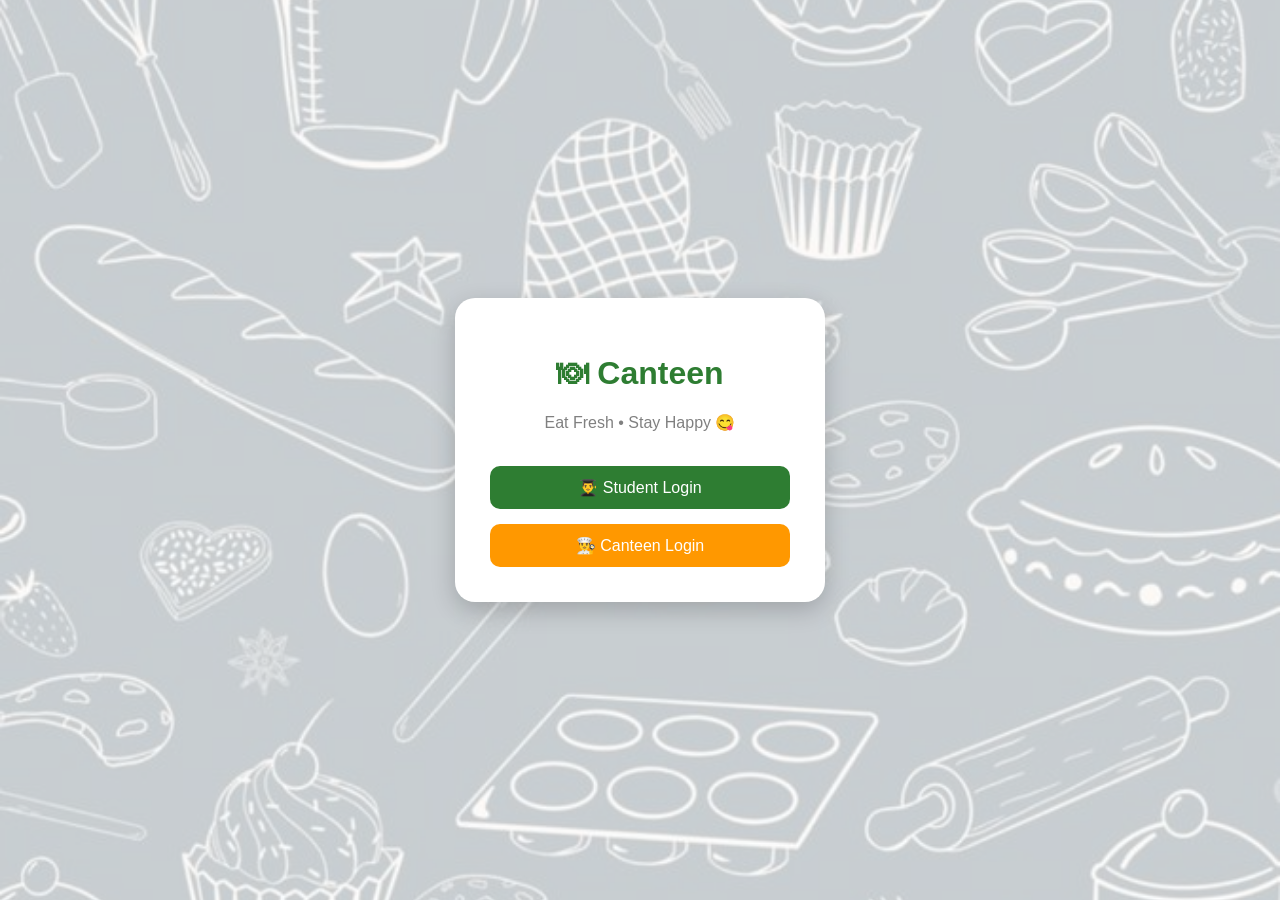
<file: index.html>
<!DOCTYPE html>
<html>
<head>
<title>Canteen Login</title>
</head>

<body style="
margin:0;
font-family:'Segoe UI',sans-serif;
background:url('bg.jpg');
background-size:cover;
background-position:center;
">

<!-- Light overlay -->
<div style="
background:rgba(255,255,255,0.7);
height:100vh;
display:flex;
justify-content:center;
align-items:center;
">

<!-- Card -->
<div style="
background:white;
padding:35px;
border-radius:20px;
text-align:center;
width:300px;
box-shadow:0 8px 25px rgba(0,0,0,0.2);
">

<h1 style="color:#2E7D32;">🍽 Canteen</h1>
<p style="color:gray;">Eat Fresh • Stay Happy 😋</p>

<br>

<button onclick="goStudent()" style="
width:100%;
padding:12px;
margin-bottom:15px;
background:#2E7D32;
color:white;
border:none;
border-radius:10px;
font-size:16px;
">
👨‍🎓 Student Login
</button>

<button onclick="goCanteen()" style="
width:100%;
padding:12px;
background:#FF9800;
color:white;
border:none;
border-radius:10px;
font-size:16px;
">
👨‍🍳 Canteen Login
</button>

</div>
</div>

<script>
function goStudent(){
window.location.href="student.html";
}

function goCanteen(){
let pass=prompt("Enter Password:");
if(pass==="1234"){
window.location.href="orders.html";
}else{
alert("Wrong Password ❌");
}
}
</script>

</body>
</html>
</file>
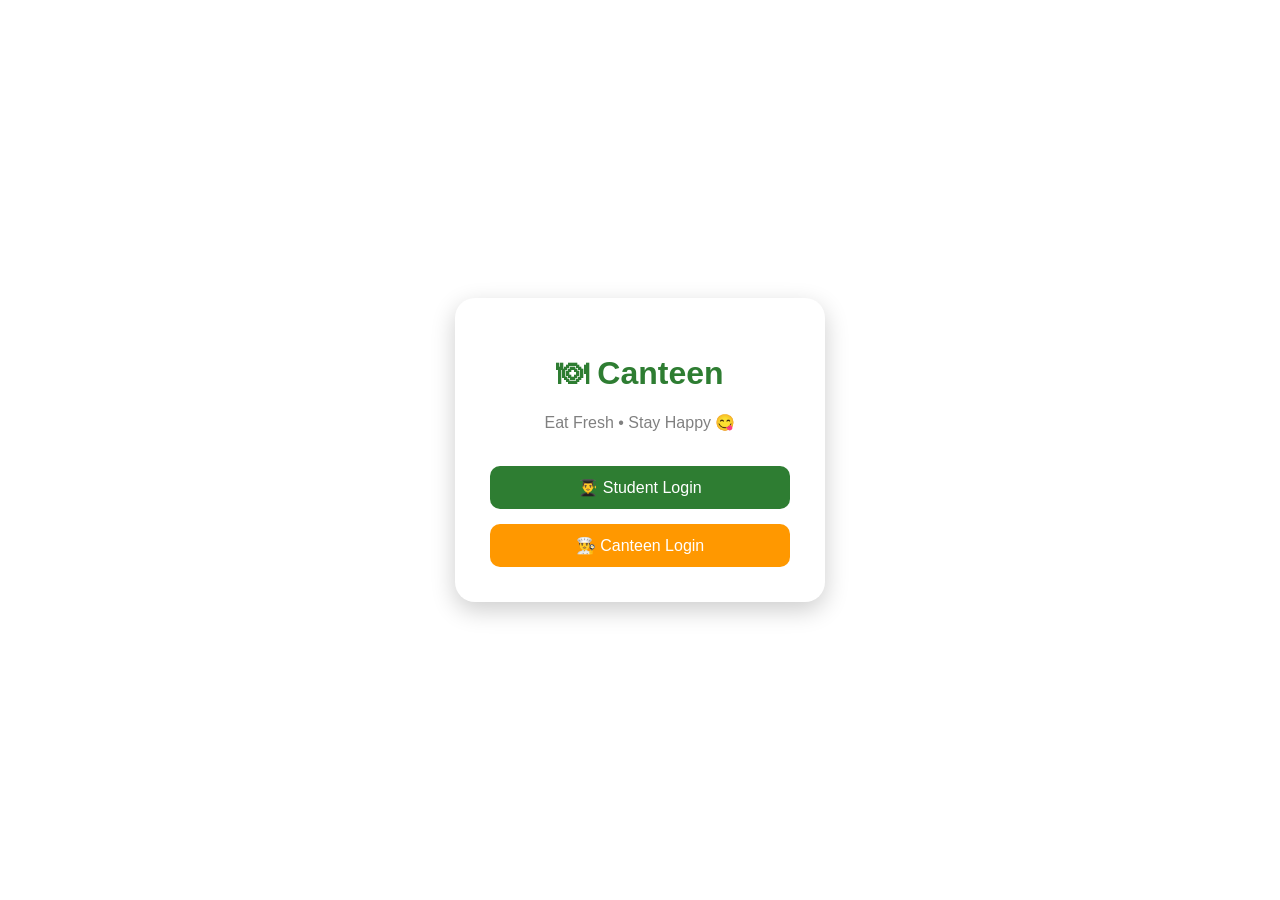
<file: index (1).html>
<!DOCTYPE html>
<html>
<head>
<title>Canteen Login</title>
</head>

<body style="
margin:0;
font-family:'Segoe UI',sans-serif;
background:url('https://images.unsplash.com/photo-1504674900247-0877df9cc836');
background-size:cover;
background-position:center;
">

<!-- Light overlay -->
<div style="
background:rgba(255,255,255,0.7);
height:100vh;
display:flex;
justify-content:center;
align-items:center;
">

<!-- Card -->
<div style="
background:white;
padding:35px;
border-radius:20px;
text-align:center;
width:300px;
box-shadow:0 8px 25px rgba(0,0,0,0.2);
">

<h1 style="color:#2E7D32;">🍽 Canteen</h1>
<p style="color:gray;">Eat Fresh • Stay Happy 😋</p>

<br>

<button onclick="goStudent()" style="
width:100%;
padding:12px;
margin-bottom:15px;
background:#2E7D32;
color:white;
border:none;
border-radius:10px;
font-size:16px;
">
👨‍🎓 Student Login
</button>

<button onclick="goCanteen()" style="
width:100%;
padding:12px;
background:#FF9800;
color:white;
border:none;
border-radius:10px;
font-size:16px;
">
👨‍🍳 Canteen Login
</button>

</div>
</div>

<script>
function goStudent(){
window.location.href="student.html";
}

function goCanteen(){
let pass=prompt("Enter Password:");
if(pass==="1234"){
window.location.href="orders.html";
}else{
alert("Wrong Password ❌");
}
}
</script>

</body>
</html>
</file>
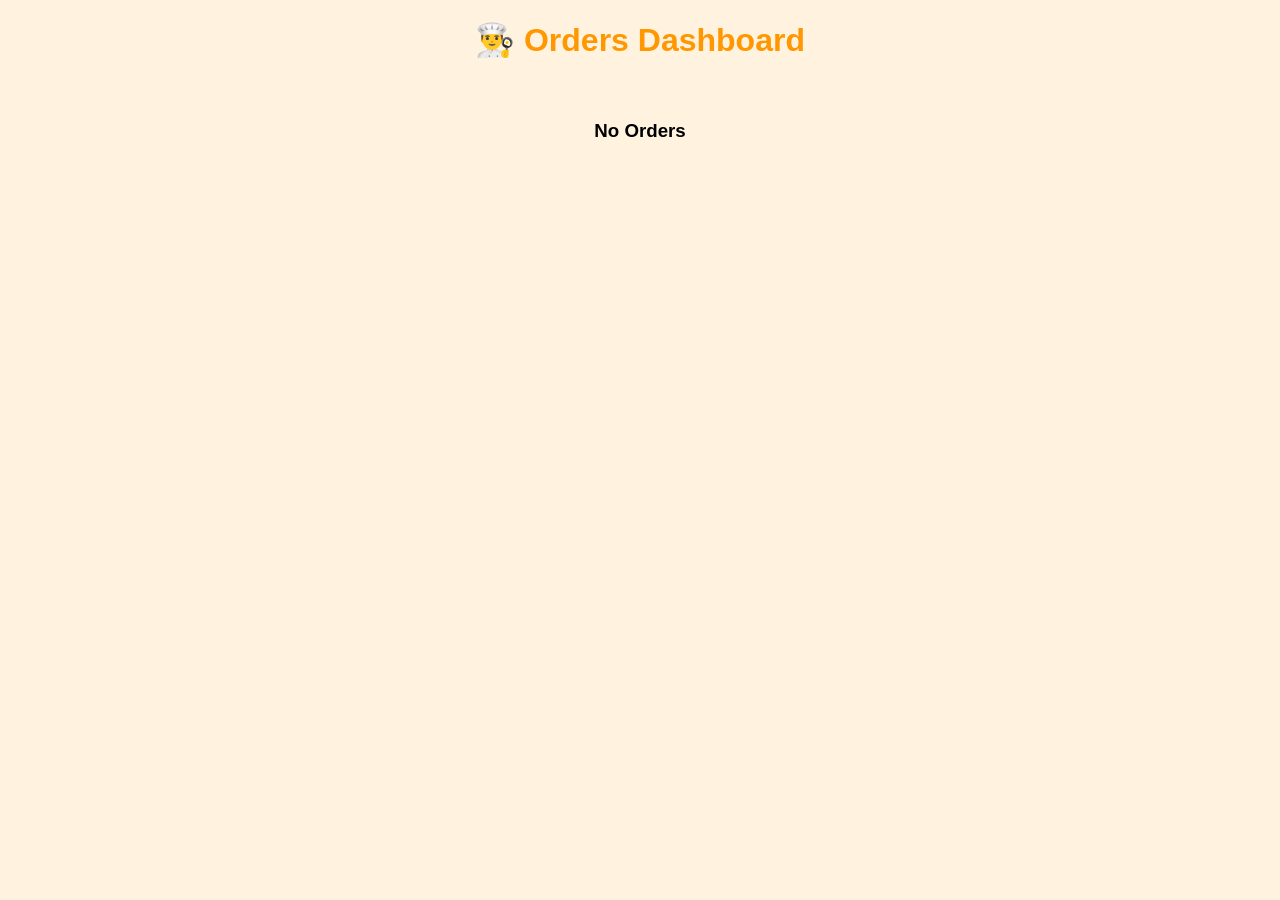
<file: orders (1).html>
<!DOCTYPE html>
<html>
<head>
<title>Orders</title>
</head>

<body style="
margin:0;
font-family:'Segoe UI',sans-serif;
background:#fff3e0;
">

<h1 style="text-align:center;color:#FF9800;">👨‍🍳 Orders Dashboard</h1>

<div id="orders" style="padding:20px;"></div>

<script>
function showOrders(){

let orders=JSON.parse(localStorage.getItem("orders"))||[];
let output="";

if(orders.length==0){
output="<h3 style='text-align:center;'>No Orders</h3>";
}else{

orders.forEach((o,i)=>{
output+=`
<div style="
background:white;
margin:10px auto;
padding:15px;
border-radius:15px;
box-shadow:0 4px 10px gray;
width:300px;
text-align:center;
">
<h3 style="color:#2E7D32;">${o.name}</h3>
<p>${o.time}</p>
<p>Total Items Ordered</p>
<b style="color:#FF9800;">₹${o.total}</b>
<br><br>
<button onclick="del(${i})" style="
background:red;
color:white;
border:none;
padding:8px;
border-radius:8px;
">
Done
</button>
</div>`;
});

}

document.getElementById("orders").innerHTML=output;
}

function del(i){
let orders=JSON.parse(localStorage.getItem("orders"));
orders.splice(i,1);
localStorage.setItem("orders",JSON.stringify(orders));
showOrders();
}

showOrders();
</script>

</body>
</html>
</file>
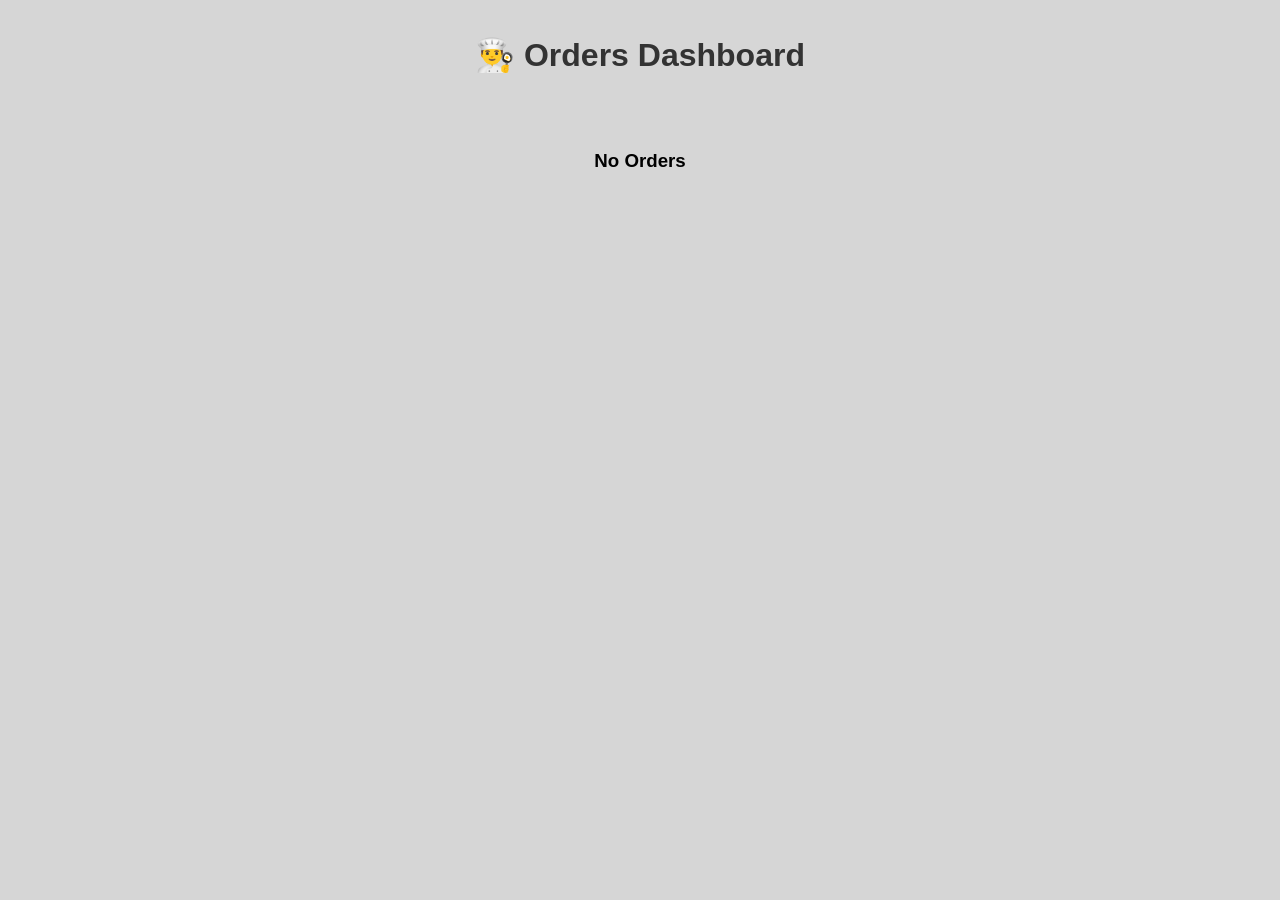
<file: orders.html>
<!DOCTYPE html>
<html>
<head>
<title>Orders</title>
  <link rel="stylesheet" href="style.css">
</head>

<body style="
margin:0;
font-family:'Segoe UI',sans-serif;
background:#d6d6d6;
">

<h1 style="
text-align:center;
color:#333;
padding:15px;
">
👨‍🍳 Orders Dashboard
</h1>

<div id="orders" style="padding:20px;"></div>

<script>
function showOrders(){

let orders = JSON.parse(localStorage.getItem("orders")) || [];
let output = "";

if(orders.length == 0){
output = "<h3 style='text-align:center;'>No Orders</h3>";
}else{

orders.forEach((o,i)=>{

// ✅ SHOW ONLY ORDERED ITEMS
let items = "";

if(o.idli > 0) items += "Idli: " + o.idli + "<br>";
if(o.dosa > 0) items += "Dosa: " + o.dosa + "<br>";
if(o.tea > 0) items += "Tea: " + o.tea + "<br>";
if(o.coffee > 0) items += "Coffee: " + o.coffee + "<br>";
if(o.pizza > 0) items += "Pizza: " + o.pizza + "<br>";
if(o.burger > 0) items += "Burger: " + o.burger + "<br>";
if(o.biryani > 0) items += "Biryani: " + o.biryani + "<br>";
if(o.momos > 0) items += "Momos: " + o.momos + "<br>";
if(o.fruitbowl > 0) items += "Fruit Bowl: " + o.fruitbowl + "<br>";
if(o.sandwich > 0) items += "Sandwich: " + o.sandwich + "<br>";
if(o.juice > 0) items += "Juice: " + o.juice + "<br>";
if(o.noodles > 0) items += "Noodles: " + o.noodles + "<br>";

if(items === "") items = "No items selected";

output += `
<div style="
background:#eeeeee;
margin:15px auto;
padding:18px;
border-radius:18px;
box-shadow:0 4px 10px rgba(0,0,0,0.2);
width:320px;
text-align:center;
">

<h3 style="color:#222;">${o.name}</h3>

<p style="color:#555;">${o.time}</p>

<p style="color:#333;font-size:15px;">
${items}
</p>

<h4 style="color:#000;">Total: ₹${o.total}</h4>

<button onclick="del(${i})" style="
background:#444;
color:white;
border:none;
padding:8px 12px;
border-radius:8px;
margin-top:10px;
cursor:pointer;
">
Done
</button>

</div>
`;
});

}

document.getElementById("orders").innerHTML = output;
}

function del(i){
let orders = JSON.parse(localStorage.getItem("orders"));
orders.splice(i,1);
localStorage.setItem("orders",JSON.stringify(orders));
showOrders();
}

showOrders();
</script>

</body>
</html>
</file>
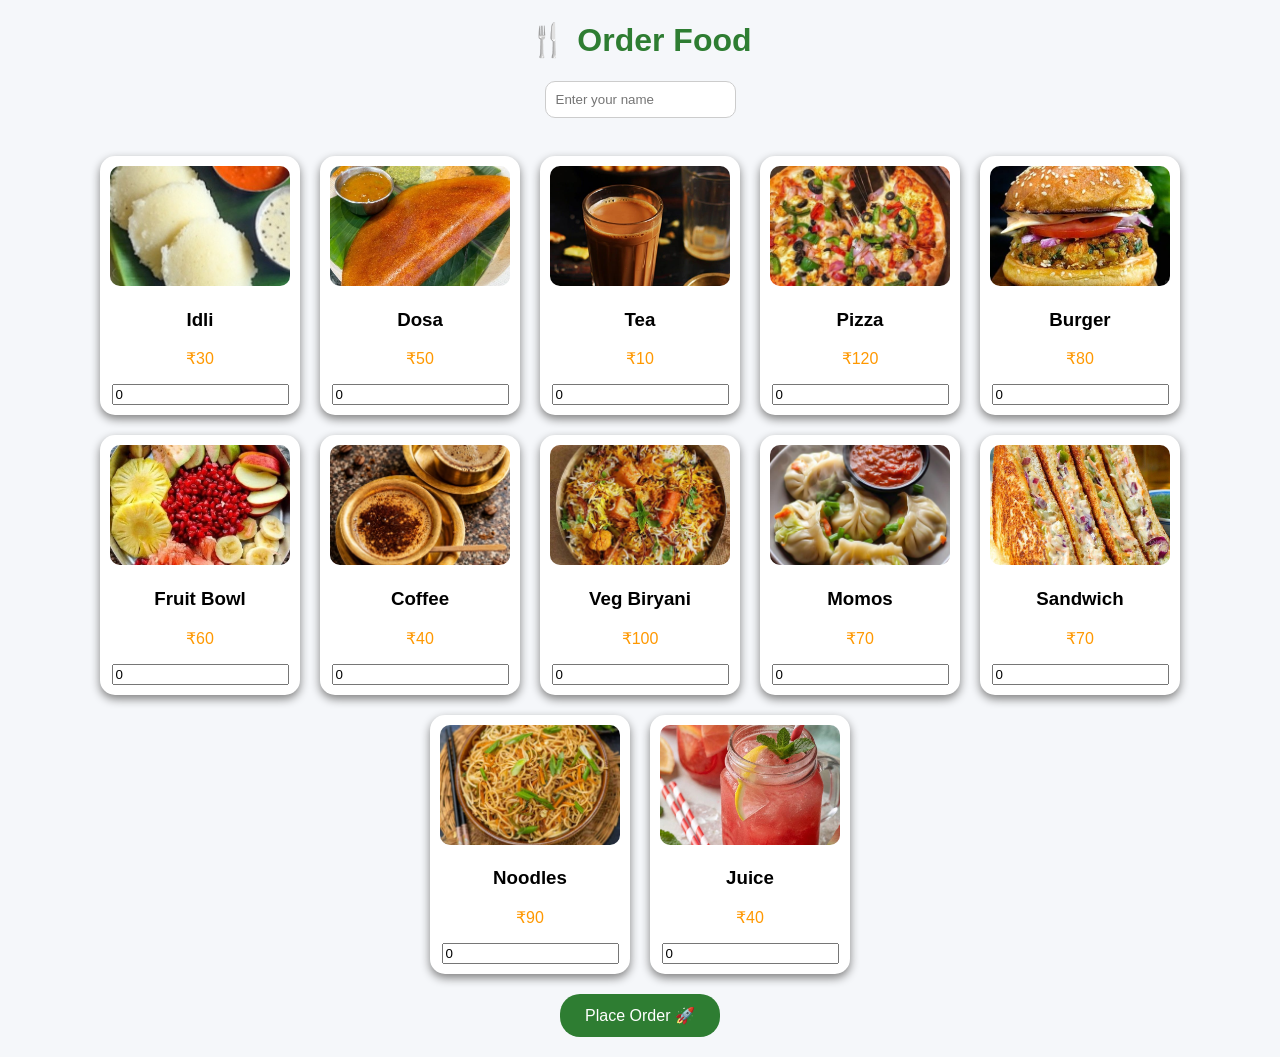
<file: student.html>
<!DOCTYPE html>
<html>
<head>
<title>Order Food</title>
</head>

<body style="
margin:0;
font-family:'Segoe UI',sans-serif;
background:#f5f7fa;
">

<h1 style="text-align:center;color:#2E7D32;">🍴 Order Food</h1>

<div style="text-align:center;">
<input type="text" id="name" placeholder="Enter your name"
style="padding:10px;border-radius:10px;border:1px solid #ccc;">
</div>

<br>

<div id="menu" style="
display:flex;
flex-wrap:wrap;
justify-content:center;
gap:20px;
padding:20px;
"></div>

<div style="text-align:center;">
<button onclick="placeOrder()" style="
padding:12px 25px;
background:#2E7D32;
color:white;
border:none;
border-radius:20px;
font-size:16px;
">
Place Order 🚀
</button>

<h2 id="bill"></h2>
</div>

<script>
const items=[
["idli","Idli",30,"idli.jpg"],
["dosa","Dosa",50,"dosa.jpg"],
["tea","Tea",10,"tea.jpg"],
["pizza","Pizza",120,"pizza.jpg"],
["burger","Burger",80,"burger.jpg"],
["fruit","Fruit Bowl",60,"fruit.jpg"],
["coffee","Coffee",40,"coffee.jpg"],
["biryani","Veg Biryani",100,"biryani.jpg"],
["momos","Momos",70,"momos.jpg"],
["sandwich","Sandwich",70,"sandwich.jpg"],
["noodles","Noodles",90,"noodles.jpg"],
["juice","Juice",40,"juice.jpg"]
];

let menuHTML="";
items.forEach(i=>{
menuHTML+=`
<div style="width:180px;background:white;border-radius:15px;box-shadow:0 4px 10px gray;padding:10px;text-align:center;">
<img src="${i[3]}" style="width:100%;height:120px;object-fit:cover;border-radius:10px;">
<h3>${i[1]}</h3>
<p style="color:#FF9800;">₹${i[2]}</p>
<input type="number" id="${i[0]}" value="0">
</div>`;
});
document.getElementById("menu").innerHTML=menuHTML;

function placeOrder(){
let name=document.getElementById("name").value;
if(name==""){alert("Enter name");return;}

let total=0;
let order={name,time:new Date().toLocaleString()};

items.forEach(i=>{
let q=parseInt(document.getElementById(i[0]).value)||0;
order[i[0]]=q;
total+=q*i[2];
});

order.total=total;

let orders=JSON.parse(localStorage.getItem("orders"))||[];
orders.push(order);
localStorage.setItem("orders",JSON.stringify(orders));

document.getElementById("bill").innerHTML=
"🧾 Total: ₹"+total+"<br><span style='color:#2E7D32;'>Thank you 😊</span>";

setTimeout(()=>{window.location.href="index.html";},4000);
}
</script>

</body>
</html>
</file>
<file: style.css>
/* GENERAL */
body{
  margin:0;
  font-family:'Segoe UI', sans-serif;
  background:#d6d6d6;
}

/* HEADING */
h1{
  text-align:center;
  color:#333;
  padding:15px;
}

/* CARD (ORDER BOX) */
.card{
  background:#eeeeee;
  margin:15px auto;
  padding:18px;
  border-radius:18px;
  box-shadow:0 6px 15px rgba(0,0,0,0.2);
  width:320px;
  text-align:center;
  transition:0.3s;
}

.card:hover{
  transform:scale(1.03);
}

/* NAME */
.card h3{
  color:#222;
  margin-bottom:5px;
}

/* TIME */
.card p.time{
  color:#666;
  font-size:14px;
}

/* ITEMS */
.card p.items{
  color:#333;
  font-size:15px;
  margin:10px 0;
  line-height:1.6;
}

/* TOTAL */
.card h4{
  color:#000;
  margin-top:10px;
}

/* BUTTON */
.btn{
  background:#444;
  color:white;
  border:none;
  padding:8px 14px;
  border-radius:10px;
  margin-top:10px;
  cursor:pointer;
  transition:0.3s;
}

.btn:hover{
  background:black;
}

/* REMOVE BUTTON */
.btn-danger{
  background:#d32f2f;
}

.btn-danger:hover{
  background:#b71c1c;
}
</file>
